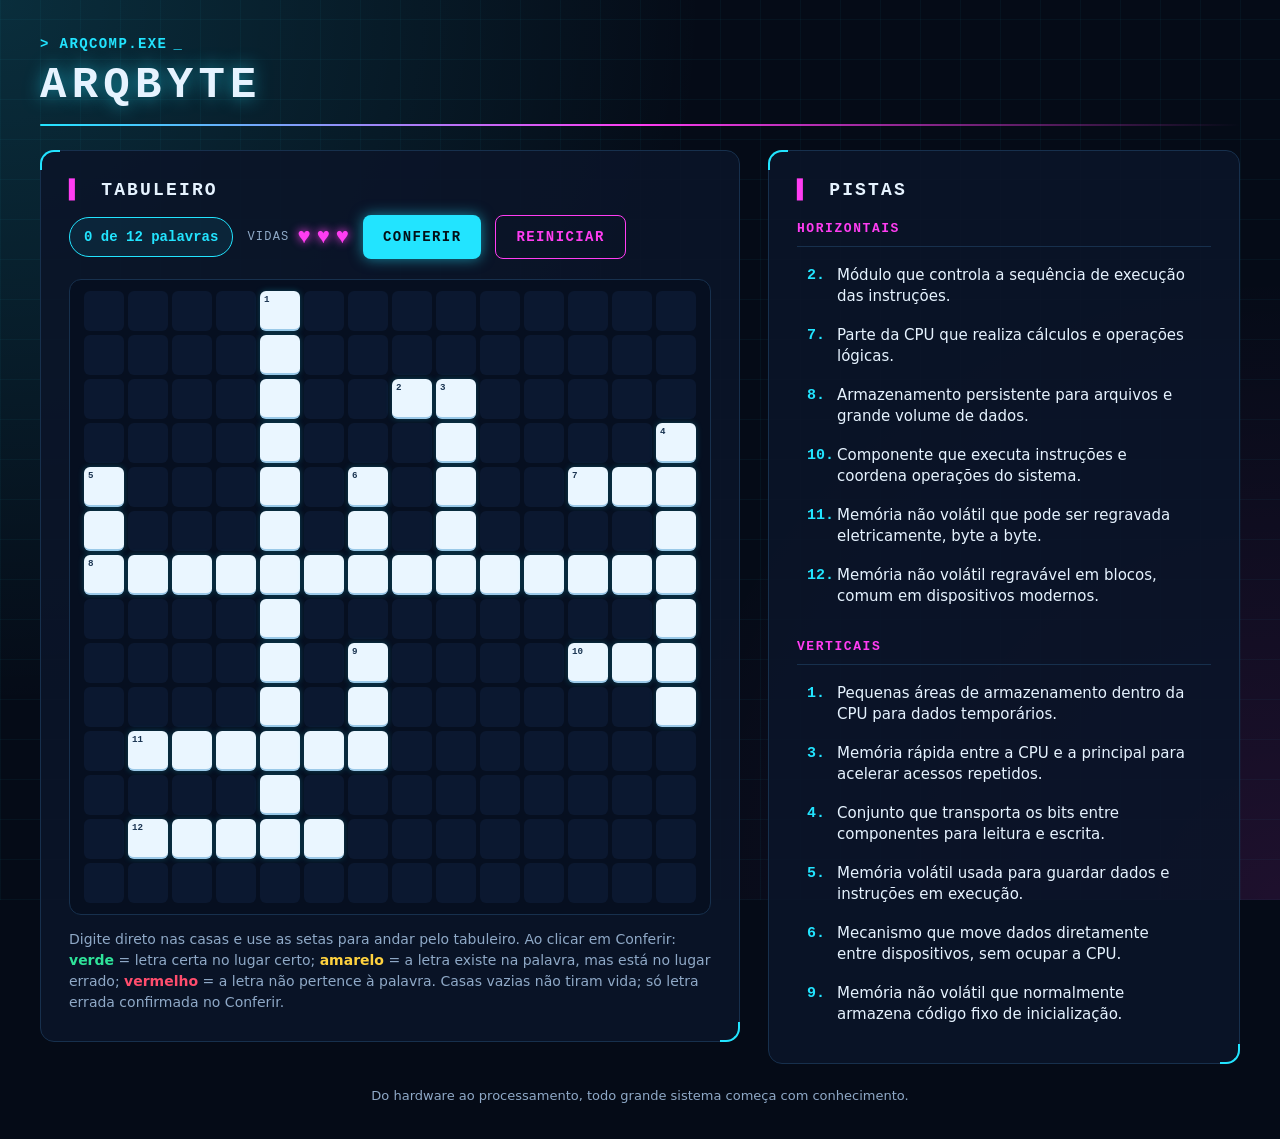
<file: index.html>
<!doctype html>
<html lang="pt-BR">
<head>
  <meta charset="utf-8" />
  <meta name="viewport" content="width=device-width,initial-scale=1" />
  <title>Cruzadinha - Arquitetura Computacional</title>
  <link rel="stylesheet" href="style.css" />
</head>
<body>
  <main class="container">
    <header class="site-header">
      <div class="site-header-inner">
        <div class="prompt-line">&gt; ARQCOMP.EXE<span class="cursor">_</span></div>
        <h1 class="site-title">ARQBYTE</h1>
        <div class="title-underline"></div>
      </div>
    </header>

    <section class="game">
      <div class="card board-card painel">
        <div class="card-header">
          <h2 class="panel-title">TABULEIRO</h2>
          <div class="card-actions">
            <div id="score">0 de 0 palavras</div>
            <div id="lives" aria-label="3 vidas restantes">Vidas: ♥ ♥ ♥</div>
            <button id="check">Conferir</button>
            <button id="restart">Reiniciar</button>
          </div>
        </div>

        <div class="card-body">
          <div id="board-wrap">
            <div id="board"></div>
          </div>
          <div id="status" class="status-area" aria-live="polite"></div>
          <p class="help">Digite direto nas casas e use as setas para andar pelo tabuleiro. Ao clicar em Conferir: <strong class="c-verde">verde</strong> = letra certa no lugar certo; <strong class="c-amarelo">amarelo</strong> = a letra existe na palavra, mas está no lugar errado; <strong class="c-vermelho">vermelho</strong> = a letra não pertence à palavra. Casas vazias não tiram vida; só letra errada confirmada no Conferir.</p>
        </div>
      </div>

      <aside class="card clues-card painel">
        <div class="card-header">
          <h2 class="panel-title">PISTAS</h2>
        </div>
        <div class="card-body">
          <div class="lists">
            <div class="list-col">
              <h3 class="list-title">HORIZONTAIS</h3>
              <ol id="across" class="clue-list"></ol>
            </div>
            <div class="list-col">
              <h3 class="list-title">VERTICAIS</h3>
              <ol id="down" class="clue-list"></ol>
            </div>
          </div>
          <div id="message" class="message"></div>
        </div>
      </aside>
    </section>

    <footer>
      <p>Do hardware ao processamento, todo grande sistema começa com conhecimento.</p>
    </footer>
  </main>

  <script src="dados.js"></script>
  <script src="script.js"></script>
</body>
</html>
</file>
<file: style.css>
:root {
  --bg: #050b17;
  --painel: rgba(10, 20, 40, 0.9);
  --borda: #17304d;
  --ciano: #22e4ff;
  --magenta: #ff3df2;
  --texto: #e6f3ff;
  --texto-suave: #8fa9c7;
  --certo: #2fe39a;
  --amarelo: #ffd23f;
  --errado: #ff4d6d;
  --casa: #eaf6ff;
  --casa-ativa: #cfeffb;
  --grade-vazia: #0b1830;
  --grade-gap: #060f20;
  --tam-casa: 44px;
  /* will be overridden by JS */
}

* {
  box-sizing: border-box
}

html,
body {
  height: 100%;
}

body {
  margin: 0;
  color: var(--texto);
  background:
    radial-gradient(circle at 0 0, rgba(34, 228, 255, .16), transparent 45%),
    radial-gradient(circle at 100% 100%, rgba(255, 61, 242, .10), transparent 40%),
    repeating-linear-gradient(0deg, rgba(34, 228, 255, .04) 0 1px, transparent 1px 40px),
    repeating-linear-gradient(90deg, rgba(34, 228, 255, .04) 0 1px, transparent 1px 40px),
    var(--bg);
  background-attachment: fixed;
  -webkit-font-smoothing: antialiased;
}

.container {
  max-width: 1280px;
  margin: 0 auto;
  padding: 36px 40px;
  display: flex;
  flex-direction: column;
  gap: 24px
}

/* Header */
.site-header-inner {
  position: relative
}

.prompt-line {
  font-family: "JetBrains Mono", Consolas, "Courier New", monospace;
  color: var(--ciano);
  font-weight: 700;
  font-size: 14px;
  letter-spacing: .1em
}

.prompt-line .cursor {
  display: inline-block;
  margin-left: 6px;
  opacity: 1
}

@media (prefers-reduced-motion: no-preference) {
  .prompt-line .cursor {
    animation: blink 1s steps(1) infinite
  }
}

@keyframes blink {
  50% {
    opacity: 0
  }
}

.site-title {
  font-family: "JetBrains Mono", Consolas, "Courier New", monospace;
  font-size: 44px;
  font-weight: 900;
  letter-spacing: .12em;
  margin: 8px 0 14px;
  color: var(--texto);
  text-shadow: 0 0 18px rgba(34, 228, 255, .6)
}

.title-underline {
  height: 2px;
  border-radius: 2px;
  background: linear-gradient(90deg, var(--ciano), var(--magenta), transparent)
}

/* Layout */
.game {
  display: flex;
  gap: 28px;
  align-items: flex-start
}

.board-card {
  flex: 1 1 0;
  min-width: 0
}

.clues-card {
  flex: 0 0 472px
}

@media (max-width:1000px) {
  .game {
    flex-direction: column;
    align-items: stretch
  }

  .clues-card {
    flex: none
  }
}

.painel {
  background: var(--painel);
  border: 1px solid var(--borda);
  border-radius: 14px;
  padding: 28px;
  position: relative
}

.painel::before {
  content: "";
  position: absolute;
  top: -1px;
  left: -1px;
  width: 18px;
  height: 18px;
  border-top: 2px solid var(--ciano);
  border-left: 2px solid var(--ciano);
  border-top-left-radius: 14px
}

.painel::after {
  content: "";
  position: absolute;
  right: -1px;
  bottom: -1px;
  width: 18px;
  height: 18px;
  border-bottom: 2px solid var(--ciano);
  border-right: 2px solid var(--ciano);
  border-bottom-right-radius: 14px
}

.panel-title {
  font-family: "JetBrains Mono", Consolas, "Courier New", monospace;
  font-size: 18px;
  font-weight: 800;
  letter-spacing: .12em;
  text-transform: uppercase;
  color: var(--texto);
  margin: 0;
  display: flex;
  align-items: center;
  gap: 8px
}

.panel-title::before {
  content: "▍";
  color: var(--magenta);
  margin-right: 8px
}

/* status bar inside tabuleiro painel */
.card-header {
  display: flex;
  justify-content: space-between;
  align-items: center;
  gap: 14px;
  flex-wrap: wrap;
  margin-bottom: 20px
}

.card-title {
  font-size: 1.2rem
}

.card-actions {
  display: flex;
  align-items: center;
  gap: 14px
}

.pill-score {
  border: 1px solid var(--ciano);
  background: rgba(34, 228, 255, .08);
  color: var(--ciano);
  font-family: "JetBrains Mono", monospace;
  font-weight: 800;
  font-size: 14px;
  padding: 11px 14px;
  border-radius: 999px
}

#score {
  font-family: "JetBrains Mono", monospace;
  font-weight: 800;
  font-size: 14px;
  padding: 11px 14px;
  border-radius: 999px;
  border: 1px solid var(--ciano);
  background: rgba(34, 228, 255, .08);
  color: var(--ciano)
}

#lives {
  display: flex;
  align-items: center;
  gap: 8px;
  font-family: "JetBrains Mono", monospace
}

.vida {
  font-size: 22px
}

.vida.ativa {
  color: var(--magenta);
  text-shadow: 0 0 10px var(--magenta)
}

.vida.perdida {
  color: var(--borda)
}

/* Buttons */
#check {
  height: 44px;
  padding: 0 20px;
  border-radius: 8px;
  border: 0;
  background: var(--ciano);
  color: #031018;
  font-family: "JetBrains Mono", monospace;
  font-weight: 800;
  font-size: 14px;
  text-transform: uppercase;
  letter-spacing: .1em;
  box-shadow: 0 0 14px rgba(34, 228, 255, .55);
  cursor: pointer
}

#restart {
  height: 44px;
  padding: 0 20px;
  border-radius: 8px;
  border: 1px solid var(--magenta);
  background: transparent;
  color: var(--magenta);
  font-family: "JetBrains Mono", monospace;
  font-weight: 800;
  font-size: 14px;
  text-transform: uppercase;
  letter-spacing: .1em;
  cursor: pointer
}

#check:hover {
  transform: translateY(-1px);
  filter: brightness(1.05)
}

#restart:hover {
  background: rgba(255, 61, 242, .15);
  box-shadow: 0 0 12px rgba(255, 61, 242, .08)
}

#check:focus,
#restart:focus {
  outline: 2px solid var(--ciano);
  outline-offset: 2px
}

/* board box */
#board-wrap {
  position: relative;
  padding: 11px;
  background: var(--grade-gap);
  border: 1px solid var(--borda);
  border-radius: 12px;
  display: flex;
  justify-content: center
}

#board {
  display: grid;
  gap: 4px
}

.cell {
  width: var(--tam-casa);
  height: var(--tam-casa);
  border-radius: 6px;
  display: flex;
  align-items: center;
  justify-content: center;
  position: relative
}

.cell.block {
  background: var(--grade-vazia)
}

.cell input {
  width: 100%;
  height: 100%;
  border: 0;
  background: var(--casa);
  border-radius: 6px;
  box-shadow: 0 0 6px rgba(34, 228, 255, .25);
  border-bottom: 2px solid #9cc9e8;
  font-family: "JetBrains Mono", monospace;
  font-weight: 800;
  font-size: calc(var(--tam-casa) * 0.5);
  text-align: center;
  color: #06101f
}

.cell .num {
  position: absolute;
  top: 3px;
  left: 4px;
  font-family: "JetBrains Mono", monospace;
  font-weight: 800;
  font-size: calc(var(--tam-casa) * 0.23);
  color: #1b3552
}

.casa-foco input {
  background: var(--casa-ativa);
  outline: 2px solid var(--ciano);
  box-shadow: 0 0 12px var(--ciano)
}

.palavra-ativa input {
  background: var(--casa-ativa)
}

.contorno-palavra {
  position: absolute;
  pointer-events: none;
  border: 2px solid var(--ciano);
  border-radius: 8px;
  box-shadow: 0 0 14px rgba(34, 228, 255, .55);
  transition: all 120ms ease;
  display: none;
  z-index: 5
}

/* feedback colors take precedence */
.casa-verde input {
  background: var(--certo) !important;
  border-bottom-color: #1aa76f;
  color: #06101f
}

.casa-amarela input {
  background: var(--amarelo) !important;
  border-bottom-color: #c79a00;
  color: #06101f
}

.casa-vermelha input {
  background: var(--errado) !important;
  border-bottom-color: #b8243f;
  color: #06101f
}

/* status & help */
.status-area {
  margin: 18px 0 0;
  padding: 12px 14px;
  border: 1px solid var(--magenta);
  background: rgba(255, 61, 242, .08);
  border-radius: 10px;
  font-family: "JetBrains Mono", monospace;
  font-size: 14px
}

.status-area.vitoria {
  border-color: var(--certo);
  background: rgba(47, 227, 154, .06)
}

.status-area.derrota {
  border-color: var(--errado);
  background: rgba(255, 77, 109, .06)
}

.status-area:empty {
  display: none
}

.help {
  margin: 14px 0 0;
  font-family: system-ui, "Segoe UI", Arial, sans-serif;
  font-size: 14px;
  color: var(--texto-suave);
  line-height: 1.5
}

.help strong {
  font-weight: 700
}

.help .c-verde {
  color: var(--certo)
}

.help .c-amarelo {
  color: var(--amarelo)
}

.help .c-vermelho {
  color: var(--errado)
}

/* pistas */
.lists {
  display: flex;
  flex-direction: column;
  gap: 22px
}

.list-title {
  font-family: "JetBrains Mono", Consolas, "Courier New", monospace;
  font-size: 13px;
  font-weight: 800;
  letter-spacing: .12em;
  color: var(--magenta);
  margin: 0 0 10px;
  padding-bottom: 10px;
  border-bottom: 1px solid var(--borda)
}

.clue-list {
  list-style: none;
  padding: 0;
  margin: 0
}

.clue-list li {
  display: flex;
  align-items: flex-start;
  gap: 10px;
  padding: 8px 10px;
  border-radius: 6px;
  font-family: system-ui, Segoe UI, Arial, sans-serif;
  font-size: 15px;
  color: var(--texto)
}

.clue-list li .clue-num {
  font-family: "JetBrains Mono", monospace;
  color: var(--ciano);
  font-weight: 800;
  min-width: 20px
}

.clue-list li:hover {
  background: rgba(34, 228, 255, .08);
  cursor: pointer
}

.pista-ativa {
  background: rgba(34, 228, 255, .18);
  border-left: 3px solid var(--ciano);
  padding-left: 7px
}

.clue-list li .status {
  margin-left: auto;
  font-weight: 800
}

.clue-list li.correct .status {
  color: var(--certo)
}

.clue-list li.wrong .status {
  color: var(--errado)
}

.clue-list li {
  line-height: 1.4;
  margin-bottom: 2px
}

.message:empty {
  display: none
}

/* responsive */
@media (max-width:1000px) {
  .site-title {
    font-size: 30px
  }

  .painel {
    padding: 18px
  }

  .card-actions {
    flex-wrap: wrap
  }
}

@media (prefers-reduced-motion: reduce) {
  .prompt-line .cursor {
    animation: none
  }

  .contorno-palavra {
    transition: none
  }
}

/* rodapé */
footer {
  text-align: center;
  font-family: system-ui, "Segoe UI", Arial, sans-serif;
  font-size: 13px;
  color: var(--texto-suave)
}

footer p {
  margin: 0
}
</file>
